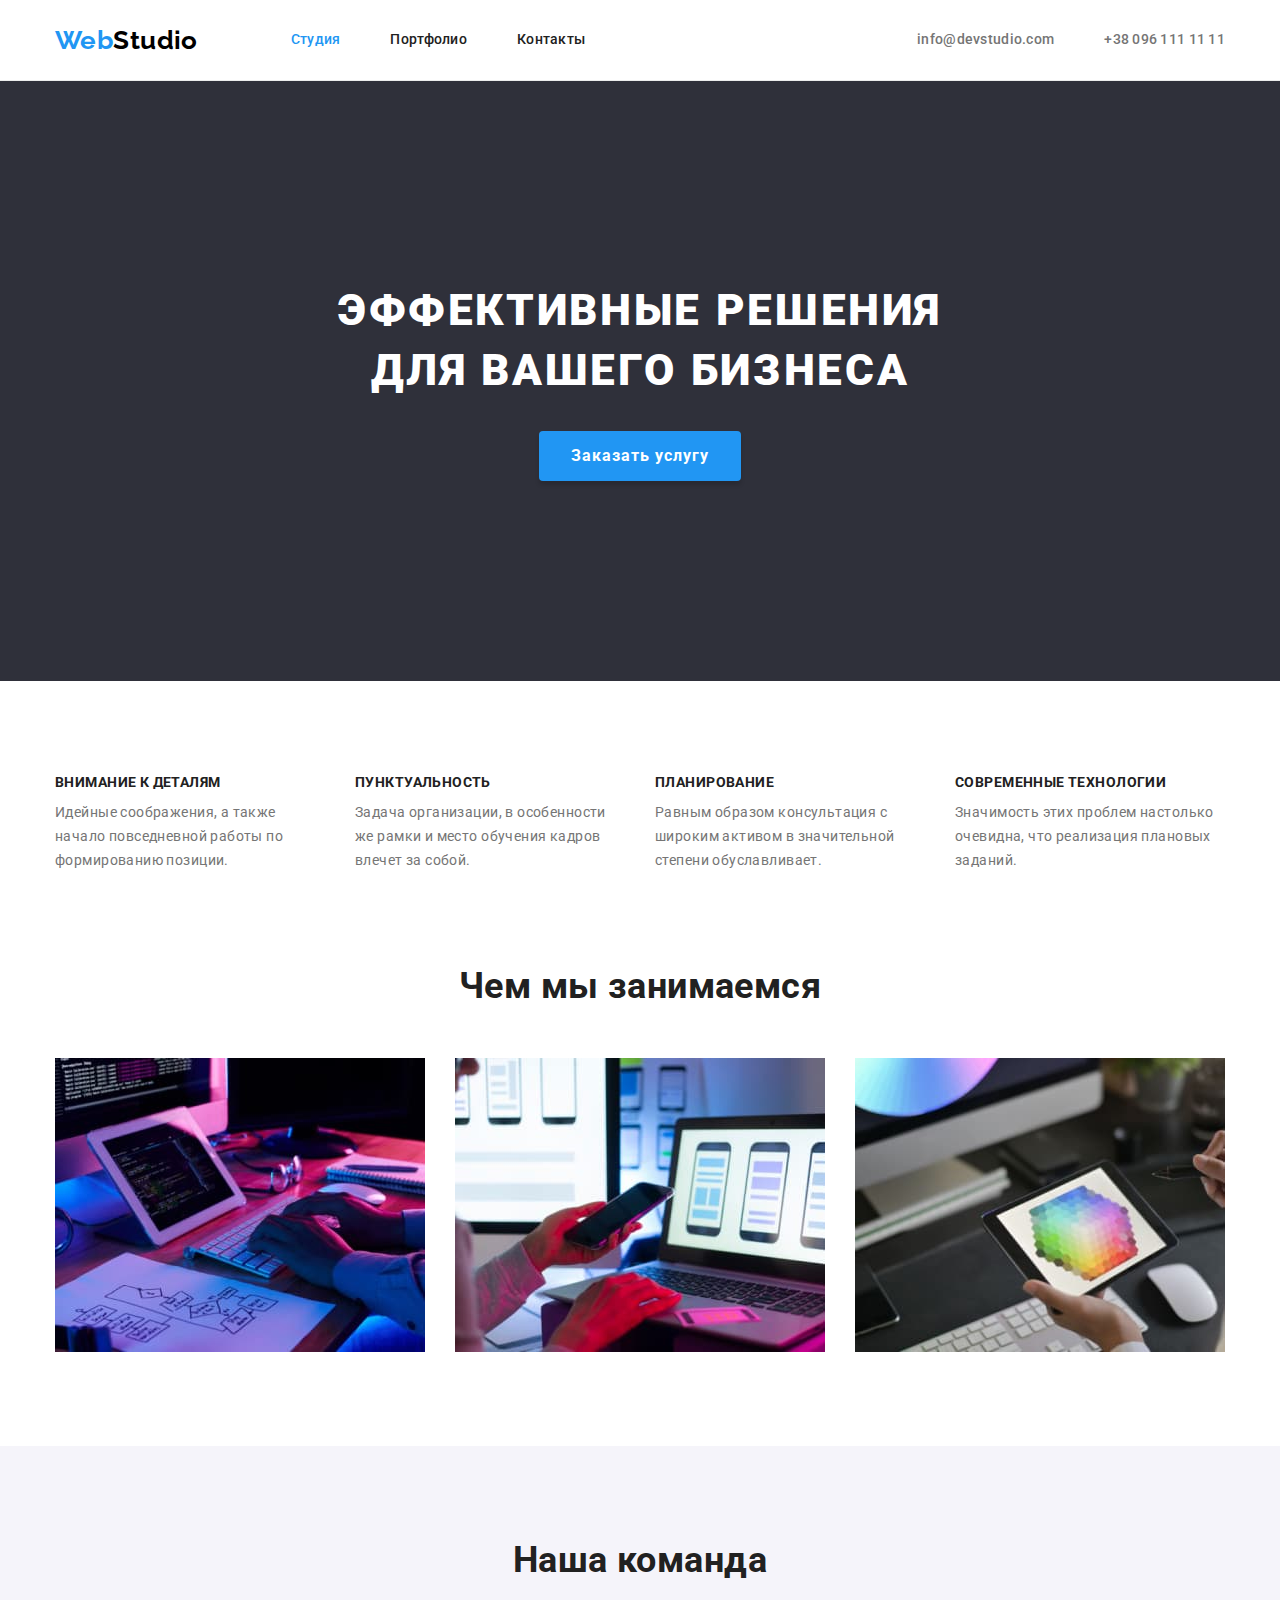
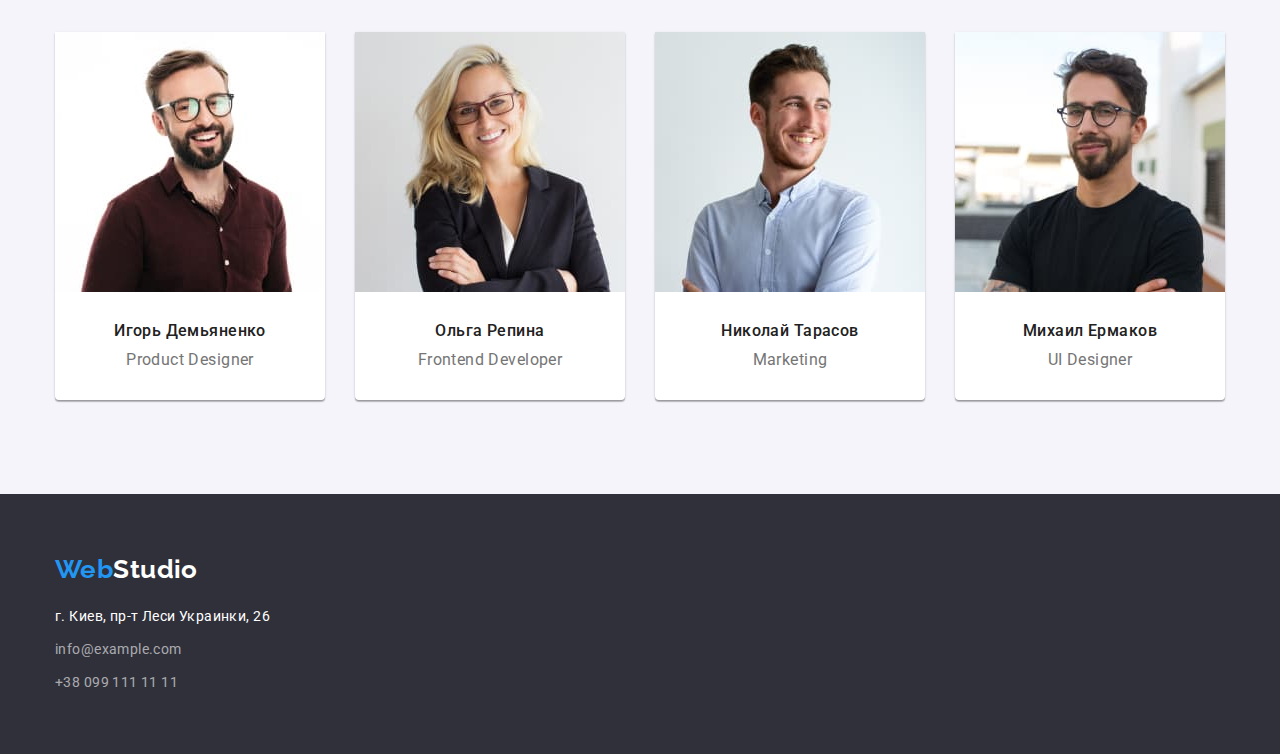
<file: index.html>
<!DOCTYPE html>
<html lang="ru">
  <head>
    <meta charset="UTF-8" />
    <meta http-equiv="X-UA-Compatible" content="IE=edge" />
    <meta name="viewport" content="width=device-width, initial-scale=1.0" />
    <title>WebStudio</title>
    <link rel="preconnect" href="https://fonts.googleapis.com" />
    <link rel="preconnect" href="https://fonts.gstatic.com" crossorigin />
    <link
      href="https://fonts.googleapis.com/css2?family=Raleway:wght@700&family=Roboto:wght@400;500;700;900&display=swap"
      rel="stylesheet"
    />
    <link
      rel="stylesheet"
      href="    https://cdnjs.cloudflare.com/ajax/libs/modern-normalize/1.1.0/modern-normalize.min.css"
    />
    <link rel="stylesheet" href="./css/styles.css" />
  </head>
  <body>
    <header class="header">
      <div class="container nav">
        <nav class="main-nav">
          <a class="link logo-top" href="./index.html"><span class="accent">Web</span>Studio</a>
          <ul class="list nav-list">
            <li><a class="link nav-link current" href="./index.html">Студия</a></li>
            <li><a class="link nav-link" href="./portfolio.html">Портфолио</a></li>
            <li><a class="link nav-link" href="#">Контакты</a></li>
          </ul>
        </nav>
        <a class="link nav-contact" href="mailto:info@devstudio.com">info@devstudio.com</a>
        <a class="link nav-contact" href="tel:+380961111111">+38 096 111 11 11</a>
      </div>
    </header>
    <main>
      <!-- Секция герой -->
      <section class="hero">
        <h1 class="hero-title">Эффективные решения для вашего бизнеса</h1>
        <button class="button" type="button">Заказать услугу</button>
      </section>
      <!-- Особенности компании -->
      <section class="section features">
        <div class="container">
          <h2 class="visually-hidden">Особенности компании</h2>
          <ul class="list features-list">
            <li class="features-item">
              <h3 class="title features-title">Внимание к деталям</h3>
              <p class="features-text">
                Идейные соображения, а также начало повседневной работы по формированию позиции.
              </p>
            </li>
            <li class="features-item">
              <h3 class="title features-title">Пунктуальность</h3>
              <p class="features-text">
                Задача организации, в особенности же рамки и место обучения кадров влечет за собой.
              </p>
            </li>
            <li class="features-item">
              <h3 class="title features-title">Планирование</h3>
              <p class="features-text">
                Равным образом консультация с широким активом в значительной степени обуславливает.
              </p>
            </li>
            <li class="features-item">
              <h3 class="title features-title">Современные технологии</h3>
              <p class="features-text">
                Значимость этих проблем настолько очевидна, что реализация плановых заданий.
              </p>
            </li>
          </ul>
        </div>
      </section>
      <!-- Чем мы занимаемся -->
      <section class="section tasks">
        <div class="container">
          <h2 class="title tasks-title">Чем мы занимаемся</h2>
          <ul class="list tasks-list">
            <li>
              <img
                src="./images/work-app-development.jpg"
                alt="Разработка приложения на комьютере"
                width="370"
              />
            </li>
            <li>
              <img
                src="./images/work-mobile-app.jpg"
                alt="Макеты мобильных приложений"
                width="370"
              />
            </li>
            <li>
              <img src="./images/work-color.jpg" alt="Дизайнерская палитра цветов" width="370" />
            </li>
          </ul>
        </div>
      </section>
      <!-- Наша команда -->
      <section class="section team">
        <div class="container">
          <h2 class="title team-title">Наша команда</h2>
          <ul class="list team-list">
            <li class="team-card">
              <img
                src="./images/team-igor-demyanenko.jpg"
                alt="Фотография Игорь Демьяненко"
                width="270"
              />
              <div class="team-content">
                <h3 class="title team-name">Игорь Демьяненко</h3>
                <p class="team-position">Product Designer</p>
              </div>
            </li>
            <li class="team-card">
              <img src="./images/team-olga-repina.jpg" alt="Фотография Ольга Репина" width="270" />
              <div class="team-content">
                <h3 class="title team-name">Ольга Репина</h3>
                <p class="team-position">Frontend Developer</p>
              </div>
            </li>
            <li class="team-card">
              <img
                src="./images/team-nikolay-tarasov.jpg"
                alt="Фотография Николай Тарасов"
                width="270"
              />
              <div class="team-content">
                <h3 class="title team-name">Николай Тарасов</h3>
                <p class="team-position">Marketing</p>
              </div>
            </li>
            <li class="team-card">
              <img
                src="./images/team-mihail-ermakov.jpg"
                alt="Фотография Михаил Ермаков"
                width="270"
              />
              <div class="team-content">
                <h3 class="title team-name">Михаил Ермаков</h3>
                <p class="team-position">UI Designer</p>
              </div>
            </li>
          </ul>
        </div>
      </section>
    </main>
    <footer class="footer">
      <div class="container">
        <a class="link logo-bottom" href="./index.html"><span class="accent">Web</span>Studio</a>
        <address>
          <p class="footer-address">г. Киев, пр-т Леси Украинки, 26</p>
          <a class="link footer-link" href="mailto:info@example.com">info@example.com</a><br />
          <a class="link footer-link" href="tel:+380991111111">+38 099 111 11 11</a>
        </address>
      </div>
    </footer>
  </body>
</html>
</file>
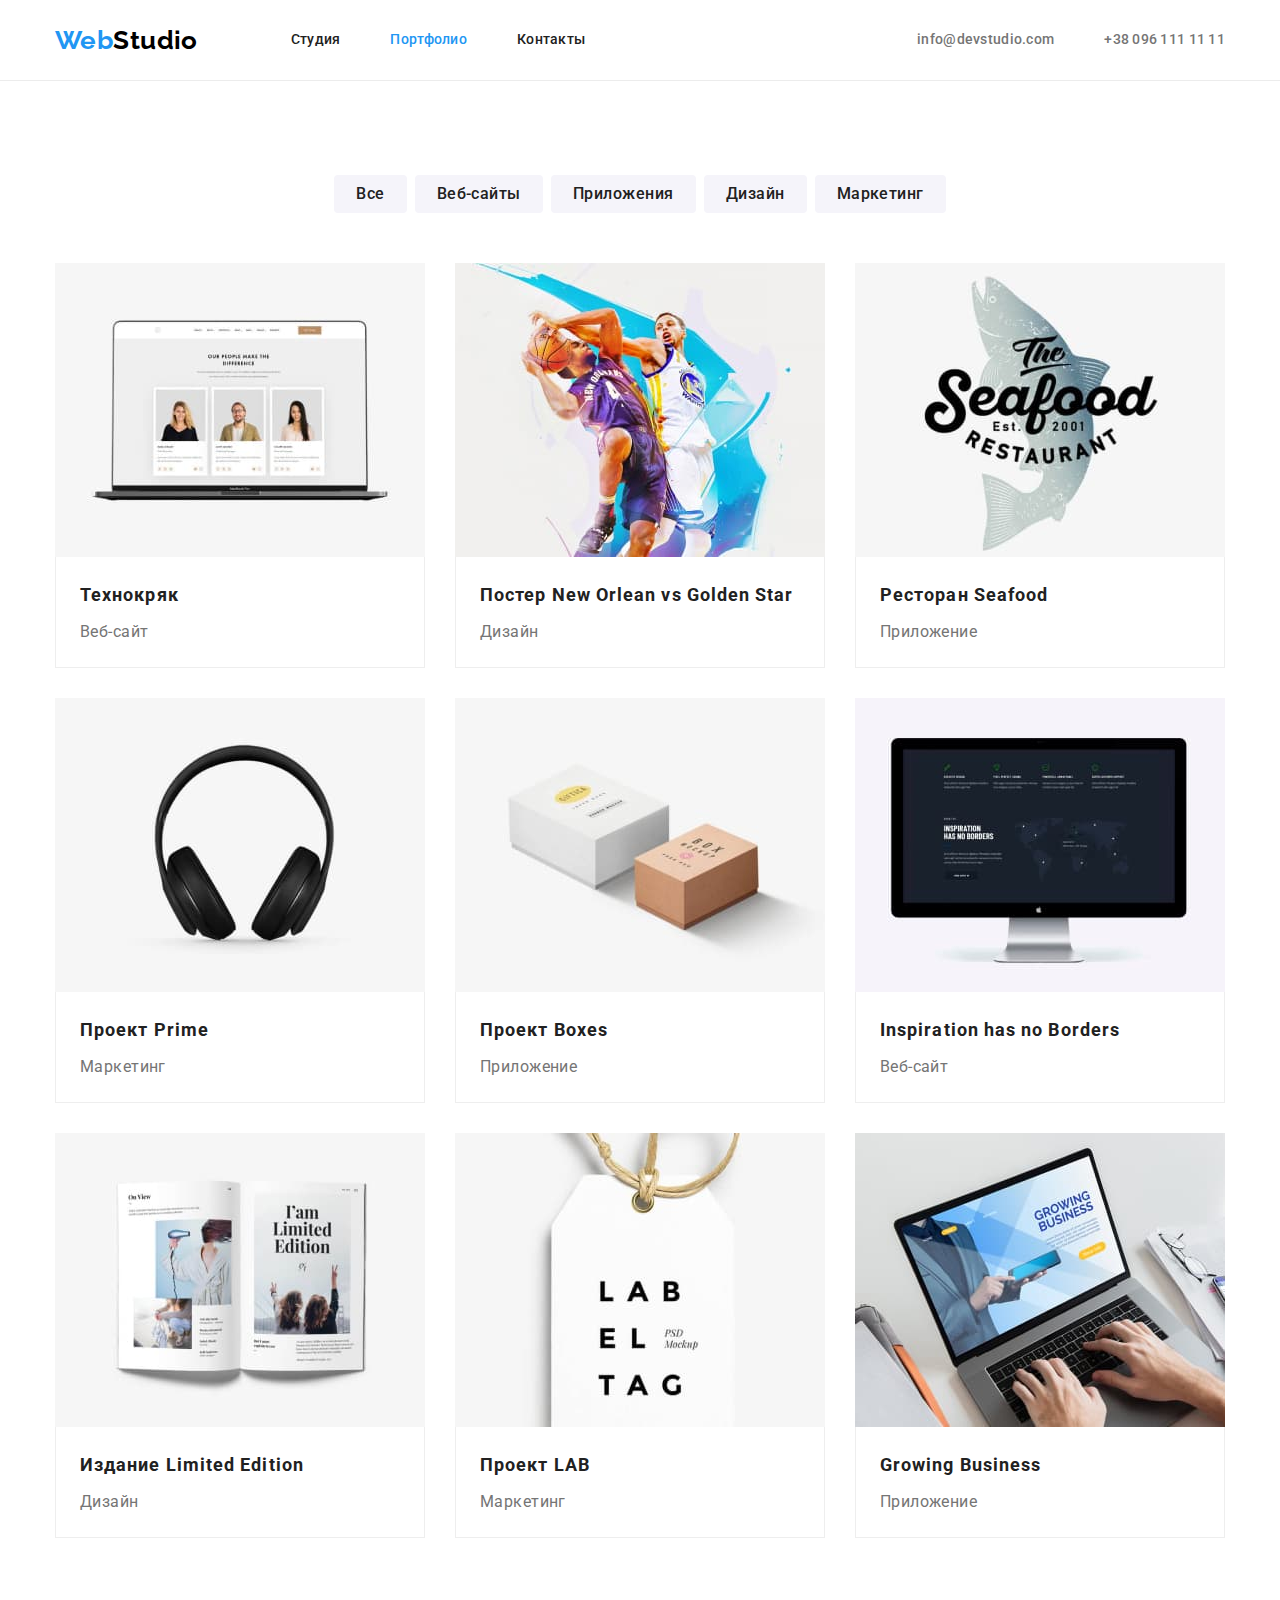
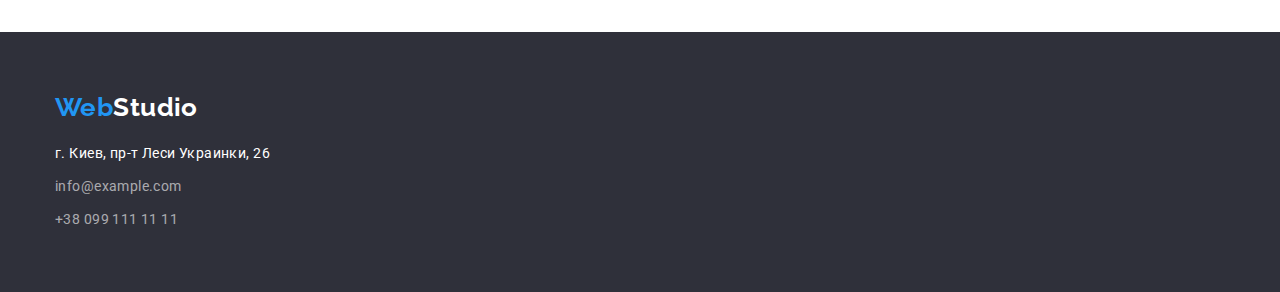
<file: portfolio.html>
<!DOCTYPE html>
<html lang="ru">
  <head>
    <meta charset="UTF-8" />
    <meta http-equiv="X-UA-Compatible" content="IE=edge" />
    <meta name="viewport" content="width=device-width, initial-scale=1.0" />
    <title>WebStudio</title>
    <link rel="preconnect" href="https://fonts.googleapis.com" />
    <link rel="preconnect" href="https://fonts.gstatic.com" crossorigin />
    <link
      href="https://fonts.googleapis.com/css2?family=Raleway:wght@700&family=Roboto:wght@400;500;700;900&display=swap"
      rel="stylesheet"
    />
    <link
      rel="stylesheet"
      href="    https://cdnjs.cloudflare.com/ajax/libs/modern-normalize/1.1.0/modern-normalize.min.css"
    />
    <link rel="stylesheet" href="./css/styles.css" />
  </head>
  <body>
    <header class="header">
      <div class="container nav">
        <nav class="main-nav">
          <a class="link logo-top" href="./index.html"><span class="accent">Web</span>Studio</a>
          <ul class="list nav-list">
            <li><a class="link nav-link" href="./index.html">Студия</a></li>
            <li><a class="link nav-link current" href="./portfolio.html">Портфолио</a></li>
            <li><a class="link nav-link" href="#">Контакты</a></li>
          </ul>
        </nav>
        <a class="link nav-contact" href="mailto:info@devstudio.com">info@devstudio.com</a>
        <a class="link nav-contact" href="tel:+380961111111">+38 096 111 11 11</a>
      </div>
    </header>
    <main>
      <!-- Секция с фильтром -->
      <section class="section examples">
        <div class="container">
          <h1 class="visually-hidden">Примеры работ</h1>
          <ul class="list button-list">
            <li><button class="portfolio-button" type="button">Все</button></li>
            <li><button class="portfolio-button" type="button">Веб-сайты</button></li>
            <li><button class="portfolio-button" type="button">Приложения</button></li>
            <li><button class="portfolio-button" type="button">Дизайн</button></li>
            <li><button class="portfolio-button" type="button">Маркетинг</button></li>
          </ul>
          <ul class="list examples-list">
            <li class="examples-card">
              <img src="./images/portfolio-techno.jpg" alt="Страница сайта Технокряк" width="370" />
              <div class="examples-content">
                <h2 class="title examples-title">Технокряк</h2>
                <p class="examples-text">Веб-сайт</p>
              </div>
            </li>

            <li class="examples-card">
              <img
                src="./images/portfolio-poster.jpg"
                alt="Постер New Orlean vs Golden Star"
                width="370"
              />
              <div class="examples-content">
                <h2 class="title examples-title">Постер New Orlean vs Golden Star</h2>
                <p class="examples-text">Дизайн</p>
              </div>
            </li>

            <li class="examples-card">
              <img
                src="./images/portfolio-seafood.jpg"
                alt="Логотип ресторана Seafood"
                width="370"
              />
              <div class="examples-content">
                <h2 class="title examples-title">Ресторан Seafood</h2>
                <p class="examples-text">Приложение</p>
              </div>
            </li>

            <li class="examples-card">
              <img src="./images/portfolio-prime.jpg" alt="Заставка проекта Prime" width="370" />
              <div class="examples-content">
                <h2 class="title examples-title">Проект Prime</h2>
                <p class="examples-text">Маркетинг</p>
              </div>
            </li>

            <li class="examples-card">
              <img
                src="./images/portfolio-boxes.jpg"
                alt="Брендированные коробки Boxes"
                width="370"
              />
              <div class="examples-content">
                <h2 class="title examples-title">Проект Boxes</h2>
                <p class="examples-text">Приложение</p>
              </div>
            </li>

            <li class="examples-card">
              <img
                src="./images/portfolio-inspiration.jpg"
                alt="Старница сайта Inspiration has no Borders"
                width="370"
              />
              <div class="examples-content">
                <h2 class="title examples-title">Inspiration has no Borders</h2>
                <p class="examples-text">Веб-сайт</p>
              </div>
            </li>

            <li class="examples-card">
              <img
                src="./images/portfolio-limited-edition.jpg"
                alt="Издание книги с дизайном Limited Edition"
                width="370"
              />
              <div class="examples-content">
                <h2 class="title examples-title">Издание Limited Edition</h2>
                <p class="examples-text">Дизайн</p>
              </div>
            </li>

            <li class="examples-card">
              <img src="./images/portfolio-lab.jpg" alt="Логитип проекта LAB" width="370" />
              <div class="examples-content">
                <h2 class="title examples-title">Проект LAB</h2>
                <p class="examples-text">Маркетинг</p>
              </div>
            </li>

            <li class="examples-card">
              <img
                src="./images/portfolio-growing-business.jpg"
                alt="Страница приложения Growing Business"
                width="370"
              />
              <div class="examples-content">
                <h2 class="title examples-title">Growing Business</h2>
                <p class="examples-text">Приложение</p>
              </div>
            </li>
          </ul>
        </div>
      </section>
    </main>
    <footer class="footer">
      <div class="container">
        <a class="link logo-bottom" href="./index.html"><span class="accent">Web</span>Studio</a>
        <address>
          <p class="footer-address">г. Киев, пр-т Леси Украинки, 26</p>
          <a class="link footer-link" href="mailto:info@example.com">info@example.com</a><br />
          <a class="link footer-link" href="tel:+380991111111">+38 099 111 11 11</a>
        </address>
      </div>
    </footer>
  </body>
</html>
</file>
<file: css/styles.css>
:root {
  --primary-text-color: #757575;
  --title-text-color: #212121;
  --third-text-color: rgba(255, 255, 255, 0.6);

  --accent-color: #2196f3;
  --white-color: #fff;
  --black-color: #000;
  --active-button-color: #188ce8;
  --header-frame-color: #ececec;
  --examples-frame-color: #eee;

  --bg-hero-footer-color: #2f303a;
  --bg-main-color: #fff;
  --bg-secondary-color: #f5f4fa;
}

/*  Сброс стилей*/

*,
*::after,
*::before {
  /* outline: 1px solid tomato; */
}

h1,
h2,
h3,
h4,
h5,
h6,
p {
  margin-top: 0;
}

img {
  display: block;
  max-width: 100%;
  height: auto;
}

address {
  font-style: normal;
}

/* Главня страница */
/* общие стили */

body {
  color: var(--primary-text-color);
  background-color: var(--bg-main-color);

  font-family: Roboto, sans-serif;
  font-size: 14px;
  letter-spacing: 0.03em;
}
.title {
  color: var(--title-text-color);
  font-weight: 700;
}
.link {
  text-decoration: none;
  font-style: normal;
  color: inherit;
}
.link:hover,
.link:focus {
  color: var(--accent-color);
}
.list {
  list-style: none;
  padding-left: 0;
  margin: 0;
}

.visually-hidden {
  position: absolute;
  width: 1px;
  height: 1px;
  margin: -1px;
  border: 0;
  padding: 0;

  white-space: nowrap;
  clip-path: inset(100%);
  clip: rect(0 0 0 0);
  overflow: hidden;
}
.container {
  width: 1200px;
  padding: 0 15px;
  margin-left: auto;
  margin-right: auto;
}
.section {
  padding-top: 94px;
  padding-bottom: 94px;
}
/* Лого и навигация */
.header {
  border-bottom: 1px solid var(--header-frame-color);
}

.logo-top,
.logo-bottom {
  color: var(--black-color);

  font-family: Raleway, sans-serif;
  font-weight: 700;
  font-size: 26px;
  line-height: 1.19;
}
.logo-top {
  margin-right: 93px;
}

.accent {
  color: var(--accent-color);
}
.nav,
.main-nav,
.nav-list {
  display: flex;
  align-items: center;
}
.main-nav {
  margin-right: auto;
}

.nav-link {
  display: flex;
  padding: 32px 0;
  color: var(--title-text-color);

  font-weight: 500;
  font-size: 14px;
  line-height: 1.14;
  letter-spacing: 0.02em;
}

.nav-link.current {
  color: var(--accent-color);
}

.nav-list > li:not(:last-child) {
  margin-right: 50px;
}

.nav-contact {
  font-weight: 500;
  font-size: 14px;
  line-height: 1.14;
  letter-spacing: 0.02em;
}

.nav-contact:not(:last-of-type) {
  margin-right: 50px;
}
/* Герой */
.hero,
.footer {
  background-color: var(--bg-hero-footer-color);
}
.hero {
  padding: 200px 0;
  text-align: center;
}
.hero-title {
  max-width: 696px;
  margin: 0 auto 30px;

  color: var(--white-color);

  font-weight: 900;
  font-size: 44px;
  line-height: 1.36;

  letter-spacing: 0.06em;
  text-transform: uppercase;
}
.button {
  padding: 10px 32px;
  color: var(--white-color);
  background-color: var(--accent-color);
  box-shadow: 0px 4px 4px rgba(0, 0, 0, 0.15);
  border-radius: 4px;
  border: transparent;
  cursor: pointer;

  font-family: inherit;
  font-weight: 700;
  font-size: 16px;
  line-height: 1.88;
  letter-spacing: 0.06em;
}
.button:hover,
.button:focus {
  color: var(--white-color);
  background-color: var(--active-button-color);
}

/* Особенности компании */

.features-title {
  margin-bottom: 10px;
  font-size: 14px;
  line-height: 1.14;
  text-transform: uppercase;
}
.features-list {
  display: flex;
  line-height: 1.71;
}
.features-text {
  margin-bottom: 0px;
}
.features-item {
  max-width: 270px;
}

.features-item:not(:last-child) {
  margin-right: 30px;
}

/* Чем мы занимаемся */
.tasks {
  padding-top: 0px;
}
.tasks-title,
.team-title {
  font-size: 36px;
  line-height: 1.16;
  text-align: center;
  margin-bottom: 50px;
}
.tasks-list {
  display: flex;
}
.tasks-list > li:not(:last-child) {
  margin-right: 30px;
}

/* Наша команда */
.team {
  background-color: var(--bg-secondary-color);
  font-size: 16px;
  line-height: 1.18;
  text-align: center;
}
.team-name {
  margin-bottom: 10px;
  font-weight: 500;
  font-size: 16px;
  line-height: 1.18;
}

.team-list {
  display: flex;
  justify-content: center;
}

.team-position {
  margin-bottom: 0;
}
.team-content {
  padding: 30px 10px;
}
.team-card {
  max-width: 270px;
  background-color: var(--bg-main-color);
  box-shadow: 0px 1px 3px rgba(0, 0, 0, 0.12), 0px 1px 1px rgba(0, 0, 0, 0.14),
    0px 2px 1px rgba(0, 0, 0, 0.2);
  border-radius: 0px 0px 4px 4px;
}
.team-card:not(:last-of-type) {
  margin-right: 30px;
}

/* Футер */
.footer {
  padding: 60px 0;
}
.logo-bottom {
  display: inline-block;
  margin-bottom: 20px;
  color: var(--white-color);
}

.footer-address {
  margin-bottom: 0px;
  color: var(--white-color);
  line-height: 1.71;
}
.footer-link {
  display: inline-block;
  margin-top: 9px;
  color: var(--third-text-color);
  line-height: 1.71;
}

/* Страница Портфолио */

.button-list {
  display: flex;
  justify-content: center;
  margin-bottom: 50px;
}
.button-list > li:not(:last-child) {
  margin-right: 8px;
}

.portfolio-button {
  padding: 6px 22px;

  color: var(--title-text-color);
  background-color: var(--bg-secondary-color);
  border-radius: 4px;
  border: transparent;
  cursor: pointer;

  font-family: inherit;
  font-weight: 500;
  font-size: 16px;
  line-height: 1.62;
  letter-spacing: 0.03em;
}
.portfolio-button:hover,
.portfolio-button:focus {
  color: var(--white-color);
  background-color: var(--accent-color);
}
.examples {
  font-size: 16px;
  line-height: 1.87;
}
.examples-list {
  display: flex;
  flex-wrap: wrap;

  margin: -15px;
}
.examples-title {
  margin-bottom: 4px;
  font-size: 18px;
  line-height: 2;
  letter-spacing: 0.06em;
}
.examples-text {
  margin-bottom: 0;
}

.examples-card {
  margin: 15px;
  flex-basis: calc(100% / 3 - 30px);
}
.examples-content {
  padding: 20px 24px;
  border-left: 1px solid var(--examples-frame-color);
  border-right: 1px solid var(--examples-frame-color);
  border-bottom: 1px solid var(--examples-frame-color);
}
</file>
